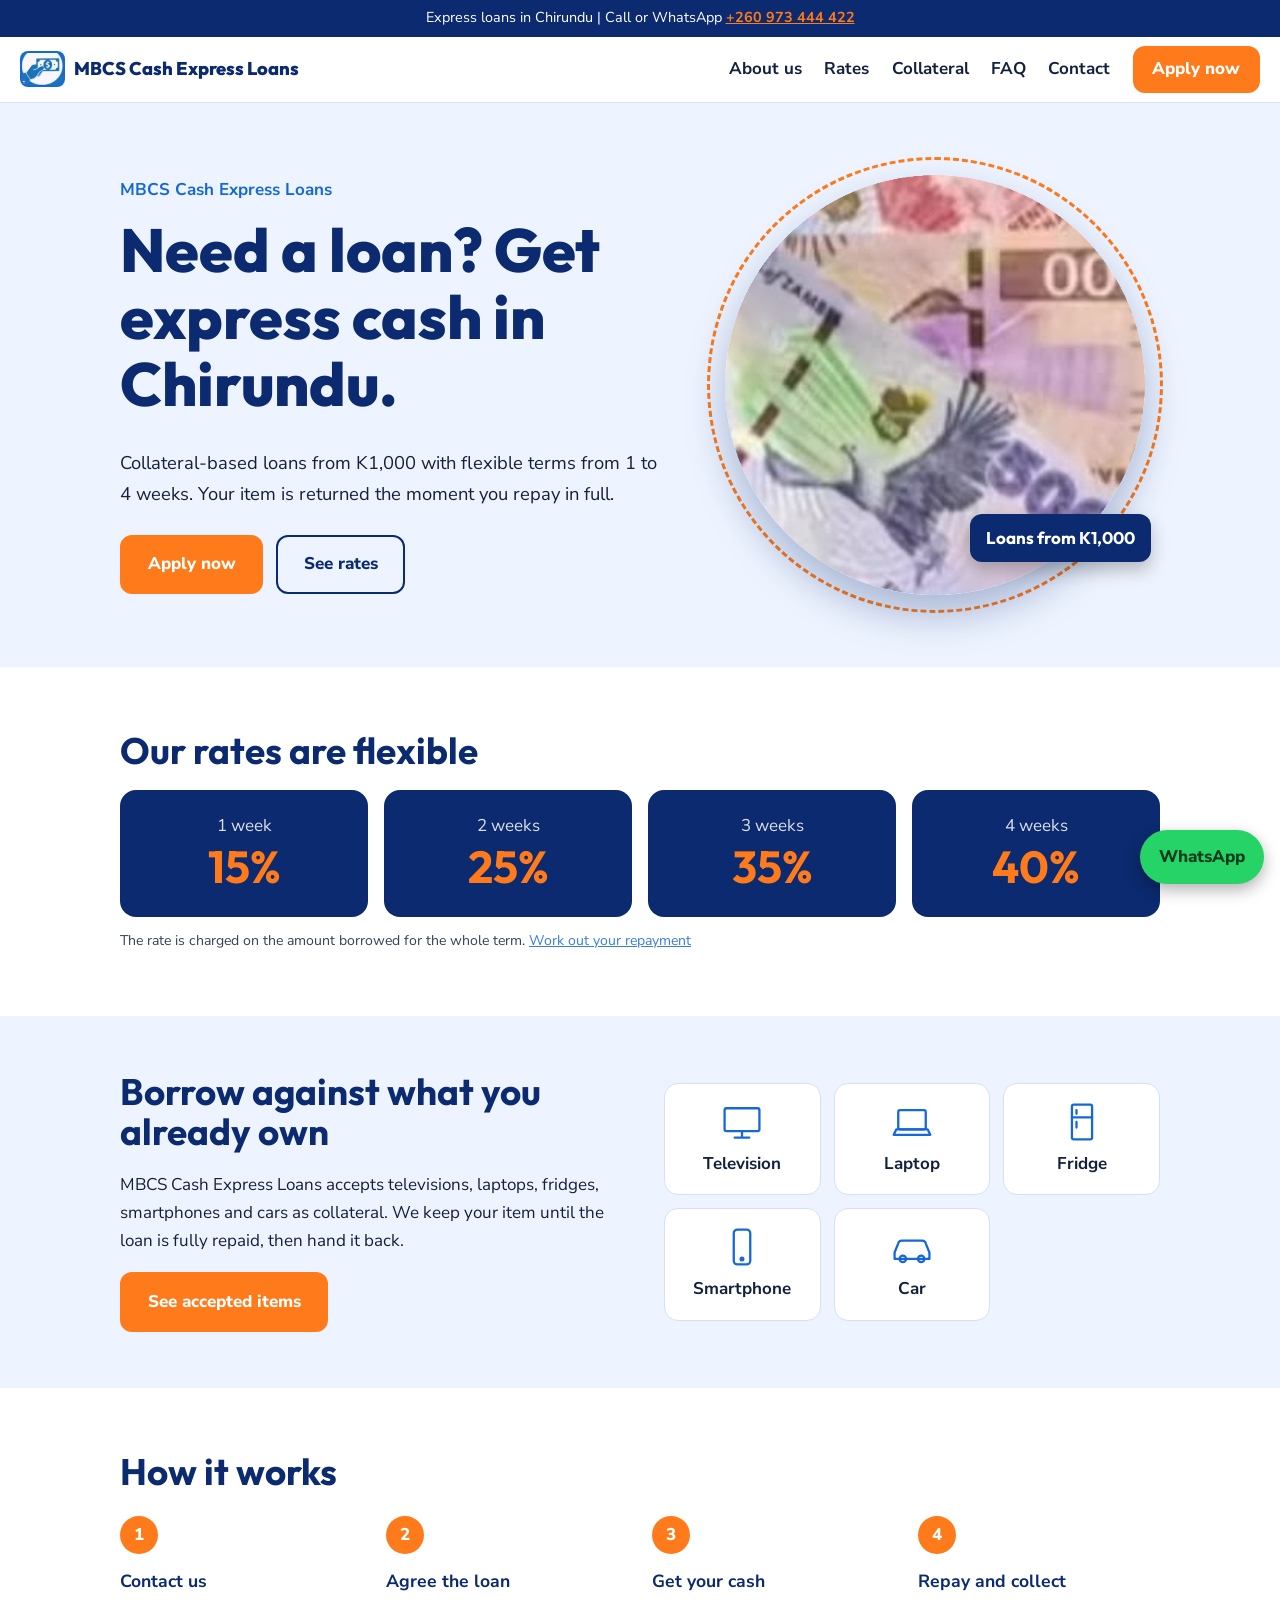
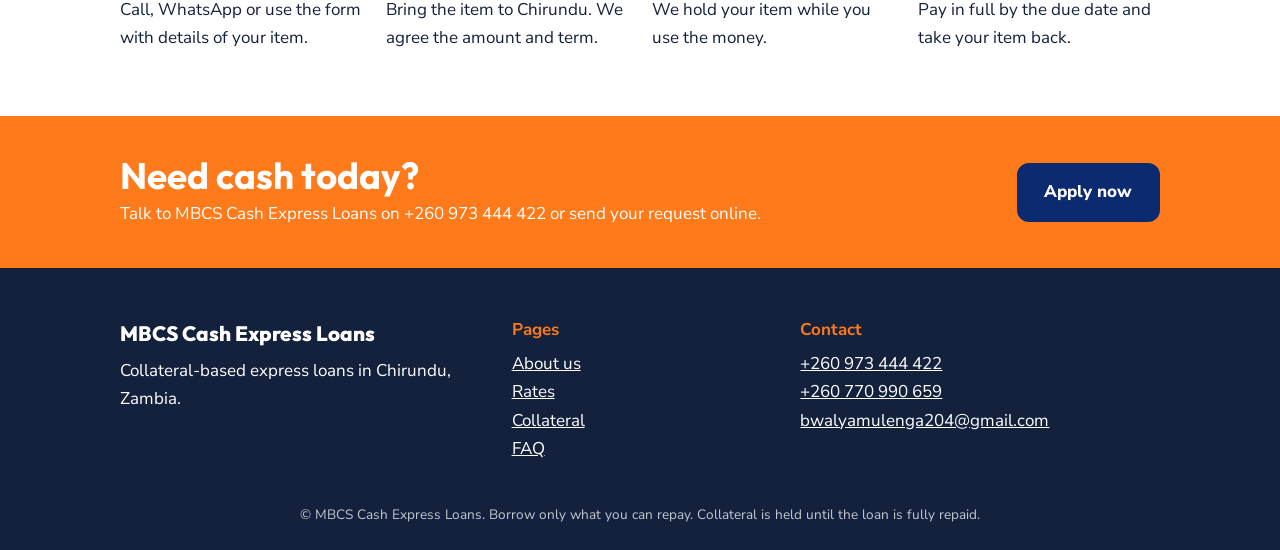
<file: index.html>
<!DOCTYPE html>
<html lang="en"><head><meta charset="utf-8"><meta name="viewport" content="width=device-width, initial-scale=1">
<title>Express Loans in Chirundu | MBCS Cash Express Loans</title>
<meta name="description" content="Collateral-based express loans in Chirundu from K1,000. Terms of 1 to 4 weeks.">
<link rel="preconnect" href="https://fonts.googleapis.com"><link rel="preconnect" href="https://fonts.gstatic.com" crossorigin>
<link href="https://fonts.googleapis.com/css2?family=Outfit:wght@500;700;800&family=Nunito+Sans:wght@400;600;700&display=swap" rel="stylesheet">
<link rel="stylesheet" href="style.css"></head>
<body>
<div class="strip">Express loans in Chirundu | Call or WhatsApp <a href="tel:+260973444422">+260 973 444 422</a></div>
<header class="top">
  <a class="brand" href="index.html"><img src="images/logo-icon.png" alt="" width="44" height="35"><span>MBCS Cash Express Loans</span></a>
  <button class="menu-btn" aria-expanded="false" aria-controls="nav">Menu</button>
  <nav id="nav"><a href="about.html">About us</a><a href="rates.html">Rates</a><a href="collateral.html">Collateral</a><a href="faq.html">FAQ</a><a href="apply.html">Contact</a><a class="btn small" href="apply.html">Apply now</a></nav>
</header>
<main>
<section class="hero"><div class="wrap hero-grid">
<div><p class="kicker">MBCS Cash Express Loans</p><h1>Need a loan? Get express cash in Chirundu.</h1>
<p class="lead">Collateral-based loans from K1,000 with flexible terms from 1 to 4 weeks. Your item is returned the moment you repay in full.</p>
<div class="actions"><a class="btn" href="apply.html">Apply now</a><a class="btn ghost" href="rates.html">See rates</a></div></div>
<div class="hero-photo"><img src="images/kwacha-notes.png" alt="Zambian kwacha banknotes" width="544" height="544"><span class="badge">Loans from K1,000</span></div>
</div></section>
<section class="wrap"><h2>Our rates are flexible</h2><div class="rate-tiles"><div class="tile"><span>1 week</span><strong>15%</strong></div><div class="tile"><span>2 weeks</span><strong>25%</strong></div><div class="tile"><span>3 weeks</span><strong>35%</strong></div><div class="tile"><span>4 weeks</span><strong>40%</strong></div></div>
<p class="fine">The rate is charged on the amount borrowed for the whole term. <a href="rates.html">Work out your repayment</a></p></section>
<section class="band"><div class="wrap split"><div><h2>Borrow against what you already own</h2><p>MBCS Cash Express Loans accepts televisions, laptops, fridges, smartphones and cars as collateral. We keep your item until the loan is fully repaid, then hand it back.</p><a class="btn" href="collateral.html">See accepted items</a></div><ul class="items"><li><svg viewBox="0 0 48 48" aria-hidden="true"><rect x="5" y="9" width="38" height="25" rx="2"/><path d="M16 41h16M24 34v7"/></svg>Television</li><li><svg viewBox="0 0 48 48" aria-hidden="true"><rect x="9" y="11" width="30" height="21" rx="2"/><path d="M4 38h40l-3-6H7z"/></svg>Laptop</li><li><svg viewBox="0 0 48 48" aria-hidden="true"><rect x="13" y="5" width="22" height="38" rx="2"/><path d="M13 19h22M18 11v4M18 24v6"/></svg>Fridge</li><li><svg viewBox="0 0 48 48" aria-hidden="true"><rect x="15" y="5" width="18" height="38" rx="4"/><circle cx="24" cy="37" r="1.5"/></svg>Smartphone</li><li><svg viewBox="0 0 48 48" aria-hidden="true"><path d="M5 30l4-10a4 4 0 0 1 4-3h22a4 4 0 0 1 4 3l4 10v7H5z"/><circle cx="14" cy="37" r="3.5"/><circle cx="34" cy="37" r="3.5"/></svg>Car</li></ul></div></section>
<section class="wrap"><h2>How it works</h2><ol class="steps">
<li><b>Contact us</b>Call, WhatsApp or use the form with details of your item.</li>
<li><b>Agree the loan</b>Bring the item to Chirundu. We agree the amount and term.</li>
<li><b>Get your cash</b>We hold your item while you use the money.</li>
<li><b>Repay and collect</b>Pay in full by the due date and take your item back.</li></ol></section><section class="cta"><div class="wrap"><div><h2>Need cash today?</h2><p>Talk to MBCS Cash Express Loans on +260 973 444 422 or send your request online.</p></div><a class="btn" href="apply.html">Apply now</a></div></section>
</main>
<footer>
  <div class="wrap foot">
    <div><p class="foot-name">MBCS Cash Express Loans</p><p>Collateral-based express loans in Chirundu, Zambia.</p></div>
    <div><p class="foot-h">Pages</p><p><a href="about.html">About us</a><br><a href="rates.html">Rates</a><br><a href="collateral.html">Collateral</a><br><a href="faq.html">FAQ</a></p></div>
    <div><p class="foot-h">Contact</p><p><a href="tel:+260973444422">+260 973 444 422</a><br><a href="tel:+260770990659">+260 770 990 659</a><br><a href="mailto:bwalyamulenga204@gmail.com">bwalyamulenga204@gmail.com</a></p></div>
  </div>
  <p class="legal">&copy; MBCS Cash Express Loans. Borrow only what you can repay. Collateral is held until the loan is fully repaid.</p>
</footer>
<a class="wa-float" href="https://wa.me/260973444422" aria-label="Chat with us on WhatsApp">WhatsApp</a>
<script src="script.js"></script>
<script>var b=document.querySelector('.menu-btn');b.addEventListener('click',function(){var o=document.getElementById('nav').classList.toggle('open');b.setAttribute('aria-expanded',o)});</script>
</body></html>
</file>
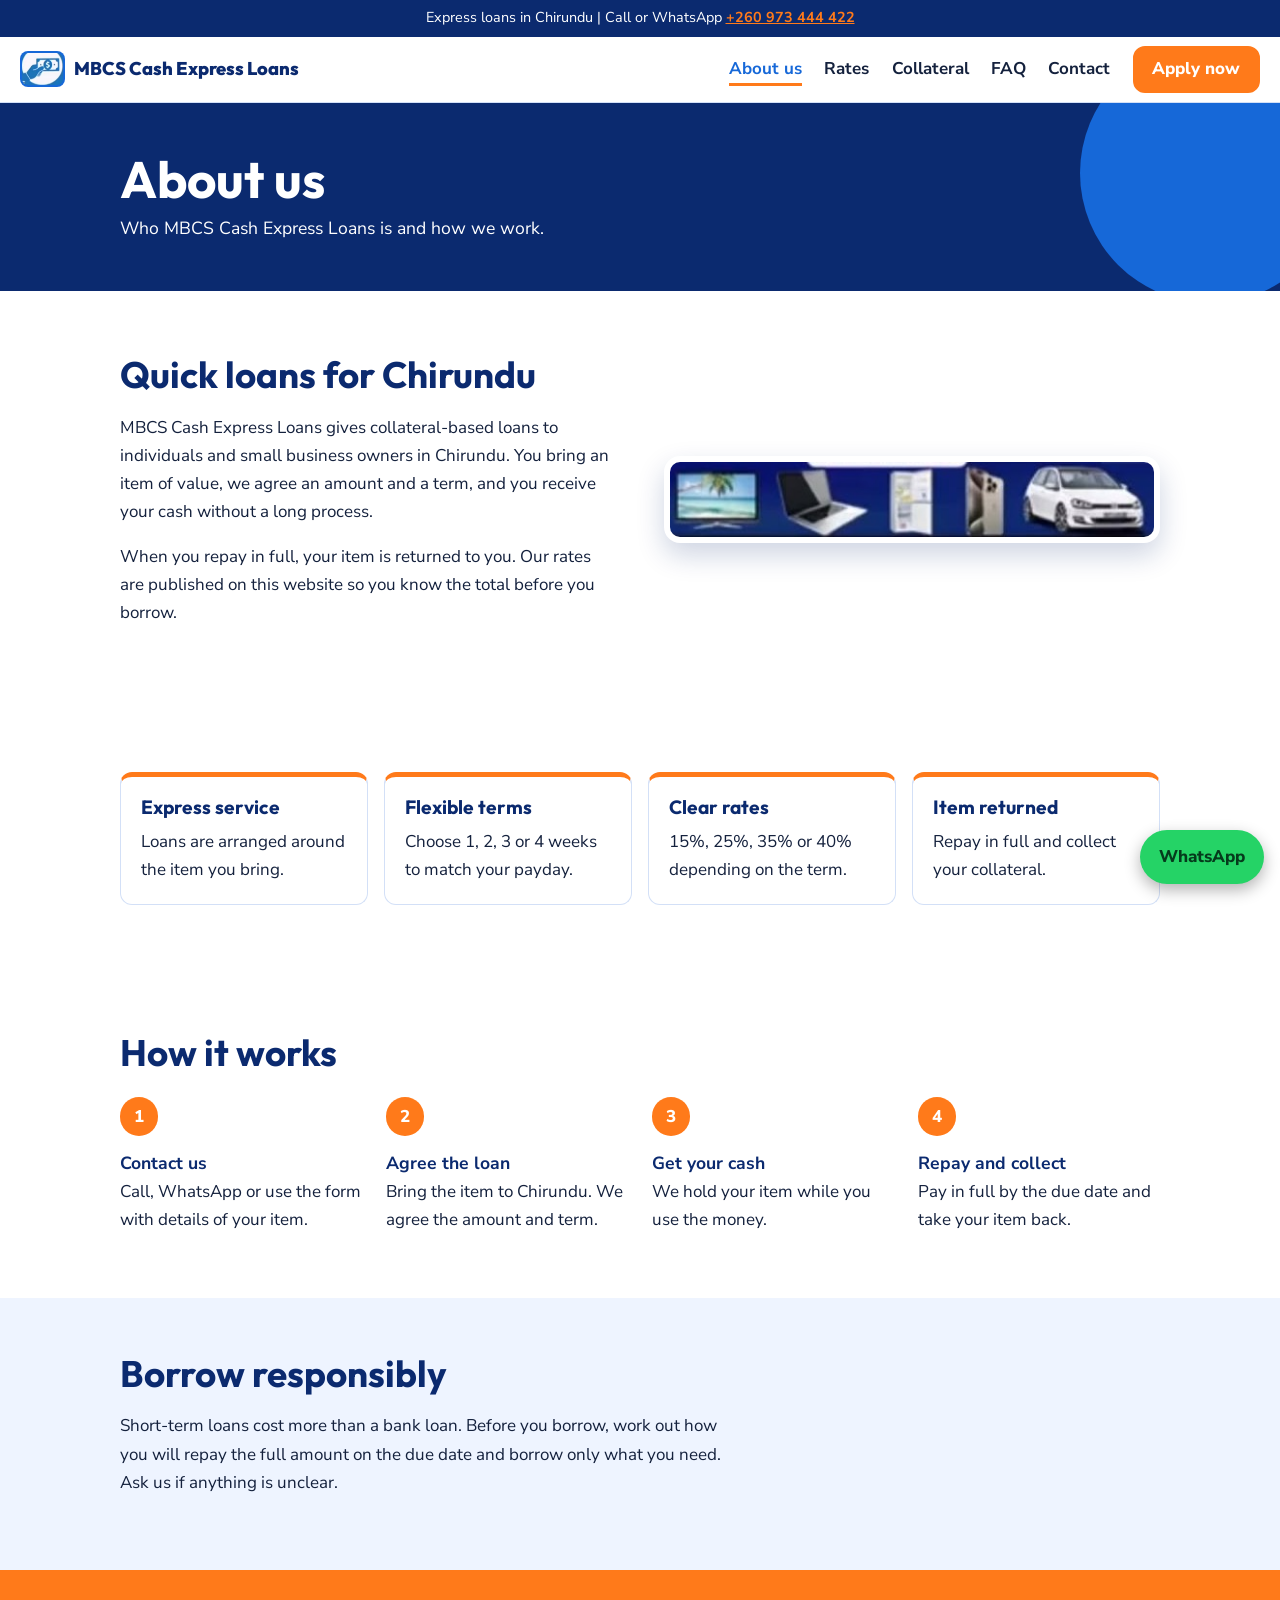
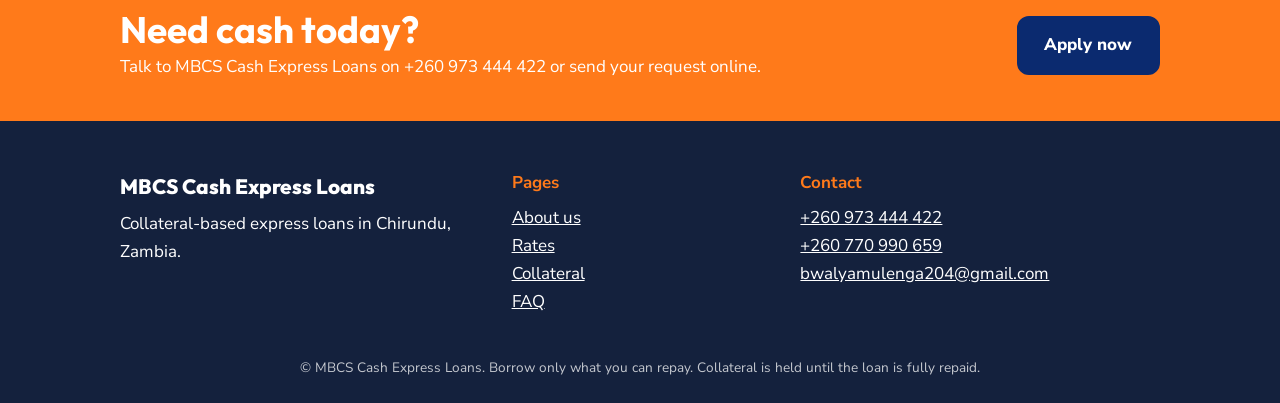
<file: about.html>
<!DOCTYPE html>
<html lang="en"><head><meta charset="utf-8"><meta name="viewport" content="width=device-width, initial-scale=1">
<title>About us | MBCS Cash Express Loans</title>
<meta name="description" content="About MBCS Cash Express Loans in Chirundu.">
<link rel="preconnect" href="https://fonts.googleapis.com"><link rel="preconnect" href="https://fonts.gstatic.com" crossorigin>
<link href="https://fonts.googleapis.com/css2?family=Outfit:wght@500;700;800&family=Nunito+Sans:wght@400;600;700&display=swap" rel="stylesheet">
<link rel="stylesheet" href="style.css"></head>
<body>
<div class="strip">Express loans in Chirundu | Call or WhatsApp <a href="tel:+260973444422">+260 973 444 422</a></div>
<header class="top">
  <a class="brand" href="index.html"><img src="images/logo-icon.png" alt="" width="44" height="35"><span>MBCS Cash Express Loans</span></a>
  <button class="menu-btn" aria-expanded="false" aria-controls="nav">Menu</button>
  <nav id="nav"><a href="about.html" aria-current="page">About us</a><a href="rates.html">Rates</a><a href="collateral.html">Collateral</a><a href="faq.html">FAQ</a><a href="apply.html">Contact</a><a class="btn small" href="apply.html">Apply now</a></nav>
</header>
<main>
<section class="banner"><div class="wrap"><h1>About us</h1><p>Who MBCS Cash Express Loans is and how we work.</p></div></section><section class="wrap split2"><div><h2>Quick loans for Chirundu</h2>
<p>MBCS Cash Express Loans gives collateral-based loans to individuals and small business owners in Chirundu. You bring an item of value, we agree an amount and a term, and you receive your cash without a long process.</p>
<p>When you repay in full, your item is returned to you. Our rates are published on this website so you know the total before you borrow.</p></div>
<img class="photo" src="images/collateral-strip.jpg" alt="Items accepted as collateral: television, laptop, fridge, phone and car" width="500" height="78"></section>
<section class="wrap"><div class="cards">
<div class="card"><h3>Express service</h3><p>Loans are arranged around the item you bring.</p></div>
<div class="card"><h3>Flexible terms</h3><p>Choose 1, 2, 3 or 4 weeks to match your payday.</p></div>
<div class="card"><h3>Clear rates</h3><p>15%, 25%, 35% or 40% depending on the term.</p></div>
<div class="card"><h3>Item returned</h3><p>Repay in full and collect your collateral.</p></div></div></section>
<section class="wrap"><h2>How it works</h2><ol class="steps">
<li><b>Contact us</b>Call, WhatsApp or use the form with details of your item.</li>
<li><b>Agree the loan</b>Bring the item to Chirundu. We agree the amount and term.</li>
<li><b>Get your cash</b>We hold your item while you use the money.</li>
<li><b>Repay and collect</b>Pay in full by the due date and take your item back.</li></ol></section>
<section class="band"><div class="wrap"><h2>Borrow responsibly</h2><p class="narrow">Short-term loans cost more than a bank loan. Before you borrow, work out how you will repay the full amount on the due date and borrow only what you need. Ask us if anything is unclear.</p></div></section><section class="cta"><div class="wrap"><div><h2>Need cash today?</h2><p>Talk to MBCS Cash Express Loans on +260 973 444 422 or send your request online.</p></div><a class="btn" href="apply.html">Apply now</a></div></section>
</main>
<footer>
  <div class="wrap foot">
    <div><p class="foot-name">MBCS Cash Express Loans</p><p>Collateral-based express loans in Chirundu, Zambia.</p></div>
    <div><p class="foot-h">Pages</p><p><a href="about.html">About us</a><br><a href="rates.html">Rates</a><br><a href="collateral.html">Collateral</a><br><a href="faq.html">FAQ</a></p></div>
    <div><p class="foot-h">Contact</p><p><a href="tel:+260973444422">+260 973 444 422</a><br><a href="tel:+260770990659">+260 770 990 659</a><br><a href="mailto:bwalyamulenga204@gmail.com">bwalyamulenga204@gmail.com</a></p></div>
  </div>
  <p class="legal">&copy; MBCS Cash Express Loans. Borrow only what you can repay. Collateral is held until the loan is fully repaid.</p>
</footer>
<a class="wa-float" href="https://wa.me/260973444422" aria-label="Chat with us on WhatsApp">WhatsApp</a>
<script src="script.js"></script>
<script>var b=document.querySelector('.menu-btn');b.addEventListener('click',function(){var o=document.getElementById('nav').classList.toggle('open');b.setAttribute('aria-expanded',o)});</script>
</body></html>
</file>
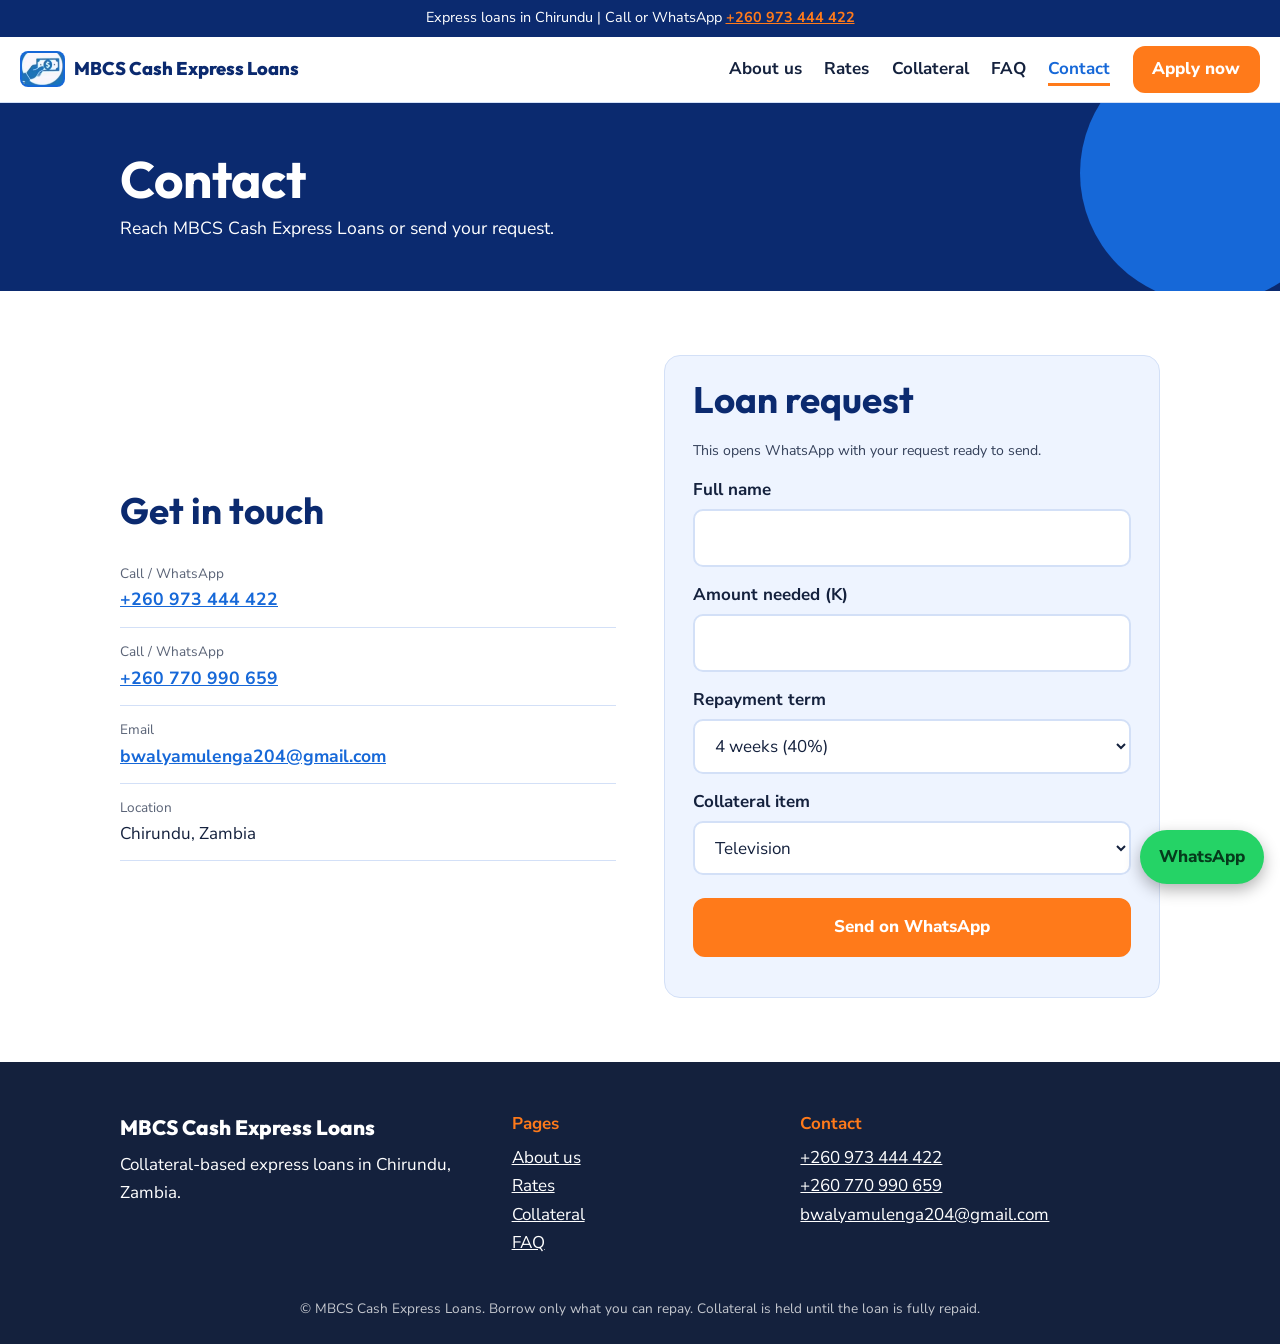
<file: apply.html>
<!DOCTYPE html>
<html lang="en"><head><meta charset="utf-8"><meta name="viewport" content="width=device-width, initial-scale=1">
<title>Contact | MBCS Cash Express Loans</title>
<meta name="description" content="Contact MBCS Cash Express Loans.">
<link rel="preconnect" href="https://fonts.googleapis.com"><link rel="preconnect" href="https://fonts.gstatic.com" crossorigin>
<link href="https://fonts.googleapis.com/css2?family=Outfit:wght@500;700;800&family=Nunito+Sans:wght@400;600;700&display=swap" rel="stylesheet">
<link rel="stylesheet" href="style.css"></head>
<body>
<div class="strip">Express loans in Chirundu | Call or WhatsApp <a href="tel:+260973444422">+260 973 444 422</a></div>
<header class="top">
  <a class="brand" href="index.html"><img src="images/logo-icon.png" alt="" width="44" height="35"><span>MBCS Cash Express Loans</span></a>
  <button class="menu-btn" aria-expanded="false" aria-controls="nav">Menu</button>
  <nav id="nav"><a href="about.html">About us</a><a href="rates.html">Rates</a><a href="collateral.html">Collateral</a><a href="faq.html">FAQ</a><a href="apply.html" aria-current="page">Contact</a><a class="btn small" href="apply.html">Apply now</a></nav>
</header>
<main>
<section class="banner"><div class="wrap"><h1>Contact</h1><p>Reach MBCS Cash Express Loans or send your request.</p></div></section><section class="wrap split2"><div><h2>Get in touch</h2>
<ul class="contact"><li><span>Call / WhatsApp</span><a href="tel:+260973444422">+260 973 444 422</a></li><li><span>Call / WhatsApp</span><a href="tel:+260770990659">+260 770 990 659</a></li><li><span>Email</span><a href="mailto:bwalyamulenga204@gmail.com">bwalyamulenga204@gmail.com</a></li><li><span>Location</span>Chirundu, Zambia</li></ul></div>
<form id="apply-form" novalidate><h2>Loan request</h2><p class="fine">This opens WhatsApp with your request ready to send.</p>
<label for="name">Full name</label><input id="name" required autocomplete="name">
<label for="a-amount">Amount needed (K)</label><input id="a-amount" type="number" min="1000" required inputmode="numeric">
<label for="a-term">Repayment term</label><select id="a-term"><option>1 week (15%)</option><option>2 weeks (25%)</option><option>3 weeks (35%)</option><option selected>4 weeks (40%)</option></select>
<label for="a-item">Collateral item</label><select id="a-item"><option>Television</option><option>Laptop</option><option>Fridge</option><option>Smartphone</option><option>Car</option><option>Other</option></select>
<button class="btn" type="submit">Send on WhatsApp</button><p class="fine" id="form-msg" role="alert"></p></form></section>
</main>
<footer>
  <div class="wrap foot">
    <div><p class="foot-name">MBCS Cash Express Loans</p><p>Collateral-based express loans in Chirundu, Zambia.</p></div>
    <div><p class="foot-h">Pages</p><p><a href="about.html">About us</a><br><a href="rates.html">Rates</a><br><a href="collateral.html">Collateral</a><br><a href="faq.html">FAQ</a></p></div>
    <div><p class="foot-h">Contact</p><p><a href="tel:+260973444422">+260 973 444 422</a><br><a href="tel:+260770990659">+260 770 990 659</a><br><a href="mailto:bwalyamulenga204@gmail.com">bwalyamulenga204@gmail.com</a></p></div>
  </div>
  <p class="legal">&copy; MBCS Cash Express Loans. Borrow only what you can repay. Collateral is held until the loan is fully repaid.</p>
</footer>
<a class="wa-float" href="https://wa.me/260973444422" aria-label="Chat with us on WhatsApp">WhatsApp</a>
<script src="script.js"></script>
<script>var b=document.querySelector('.menu-btn');b.addEventListener('click',function(){var o=document.getElementById('nav').classList.toggle('open');b.setAttribute('aria-expanded',o)});</script>
</body></html>
</file>
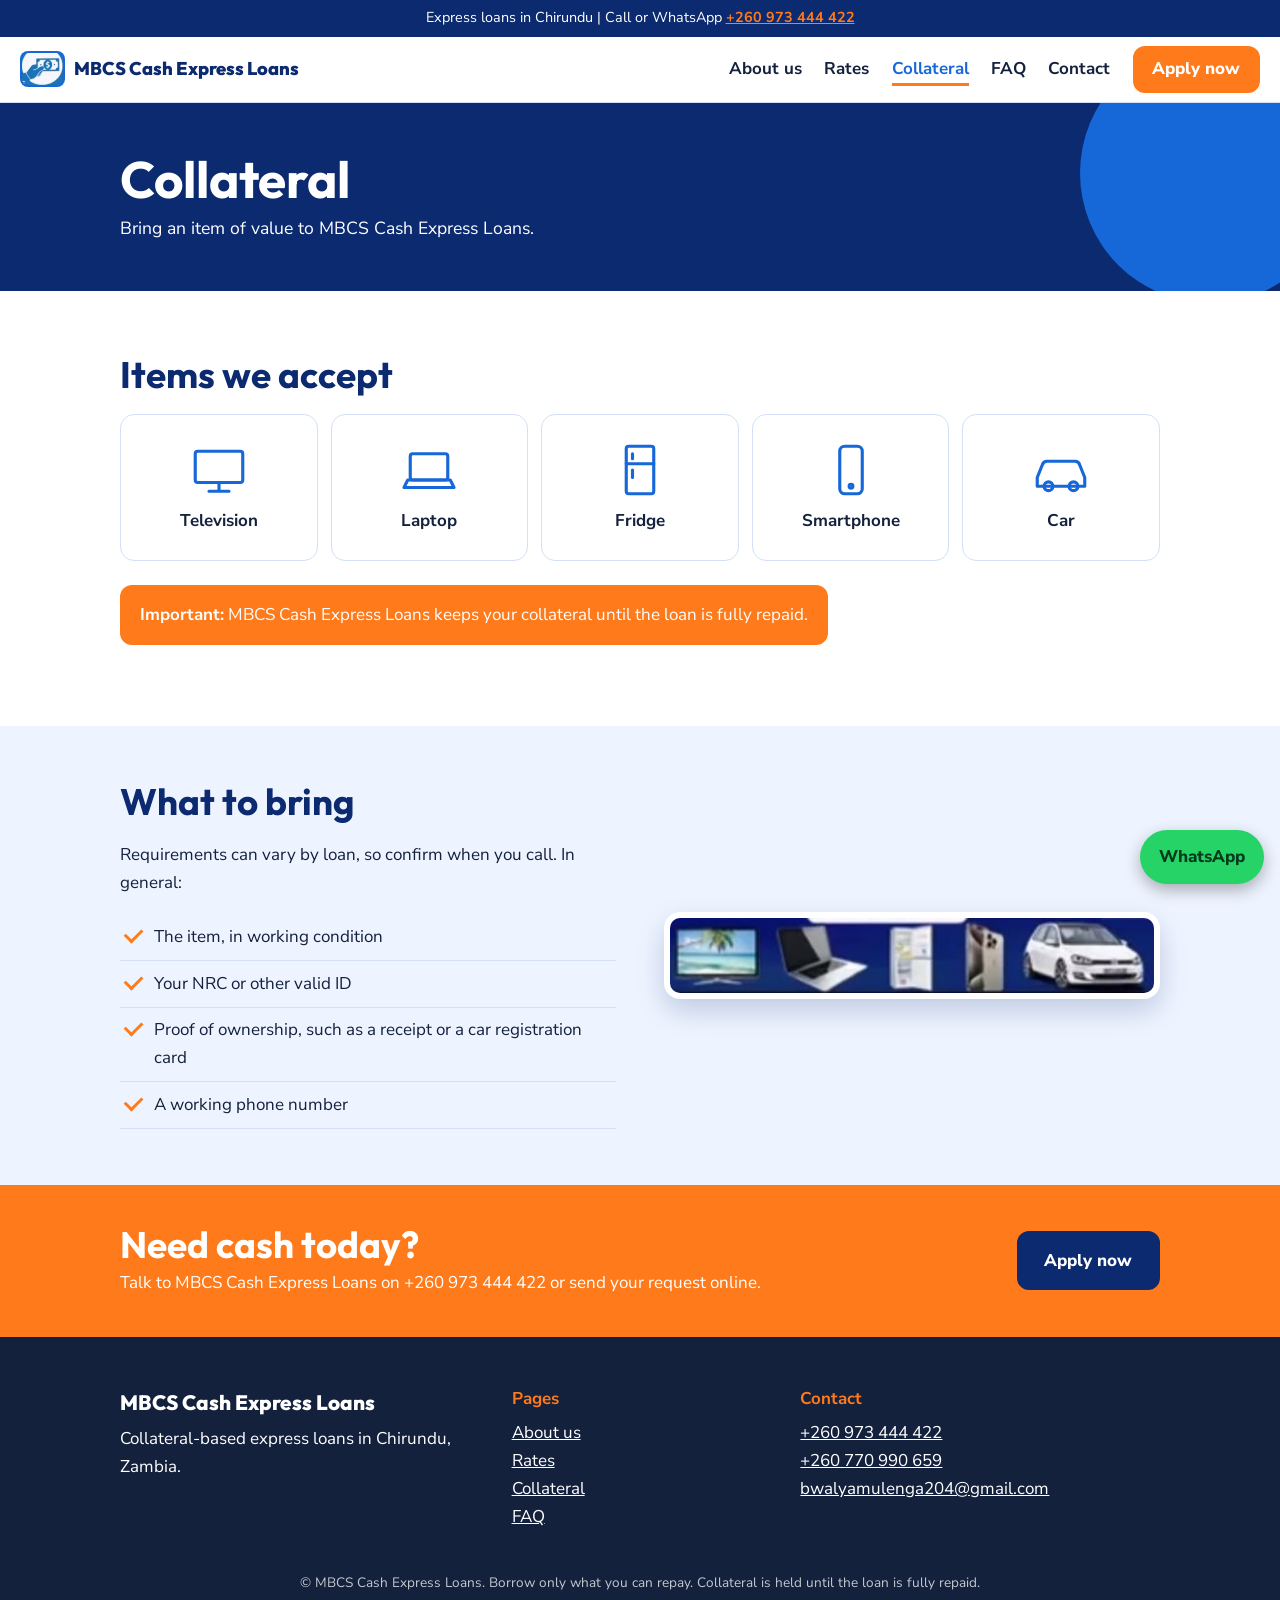
<file: collateral.html>
<!DOCTYPE html>
<html lang="en"><head><meta charset="utf-8"><meta name="viewport" content="width=device-width, initial-scale=1">
<title>Collateral | MBCS Cash Express Loans</title>
<meta name="description" content="Items accepted as collateral.">
<link rel="preconnect" href="https://fonts.googleapis.com"><link rel="preconnect" href="https://fonts.gstatic.com" crossorigin>
<link href="https://fonts.googleapis.com/css2?family=Outfit:wght@500;700;800&family=Nunito+Sans:wght@400;600;700&display=swap" rel="stylesheet">
<link rel="stylesheet" href="style.css"></head>
<body>
<div class="strip">Express loans in Chirundu | Call or WhatsApp <a href="tel:+260973444422">+260 973 444 422</a></div>
<header class="top">
  <a class="brand" href="index.html"><img src="images/logo-icon.png" alt="" width="44" height="35"><span>MBCS Cash Express Loans</span></a>
  <button class="menu-btn" aria-expanded="false" aria-controls="nav">Menu</button>
  <nav id="nav"><a href="about.html">About us</a><a href="rates.html">Rates</a><a href="collateral.html" aria-current="page">Collateral</a><a href="faq.html">FAQ</a><a href="apply.html">Contact</a><a class="btn small" href="apply.html">Apply now</a></nav>
</header>
<main>
<section class="banner"><div class="wrap"><h1>Collateral</h1><p>Bring an item of value to MBCS Cash Express Loans.</p></div></section><section class="wrap"><h2>Items we accept</h2><ul class="items big"><li><svg viewBox="0 0 48 48" aria-hidden="true"><rect x="5" y="9" width="38" height="25" rx="2"/><path d="M16 41h16M24 34v7"/></svg>Television</li><li><svg viewBox="0 0 48 48" aria-hidden="true"><rect x="9" y="11" width="30" height="21" rx="2"/><path d="M4 38h40l-3-6H7z"/></svg>Laptop</li><li><svg viewBox="0 0 48 48" aria-hidden="true"><rect x="13" y="5" width="22" height="38" rx="2"/><path d="M13 19h22M18 11v4M18 24v6"/></svg>Fridge</li><li><svg viewBox="0 0 48 48" aria-hidden="true"><rect x="15" y="5" width="18" height="38" rx="4"/><circle cx="24" cy="37" r="1.5"/></svg>Smartphone</li><li><svg viewBox="0 0 48 48" aria-hidden="true"><path d="M5 30l4-10a4 4 0 0 1 4-3h22a4 4 0 0 1 4 3l4 10v7H5z"/><circle cx="14" cy="37" r="3.5"/><circle cx="34" cy="37" r="3.5"/></svg>Car</li></ul>
<p class="notice"><strong>Important:</strong> MBCS Cash Express Loans keeps your collateral until the loan is fully repaid.</p></section>
<section class="band"><div class="wrap split2"><div><h2>What to bring</h2><p>Requirements can vary by loan, so confirm when you call. In general:</p>
<ul class="checks"><li>The item, in working condition</li><li>Your NRC or other valid ID</li><li>Proof of ownership, such as a receipt or a car registration card</li><li>A working phone number</li></ul></div>
<img class="photo" src="images/collateral-strip.jpg" alt="Television, laptop, fridge, phone and car" width="500" height="78"></div></section><section class="cta"><div class="wrap"><div><h2>Need cash today?</h2><p>Talk to MBCS Cash Express Loans on +260 973 444 422 or send your request online.</p></div><a class="btn" href="apply.html">Apply now</a></div></section>
</main>
<footer>
  <div class="wrap foot">
    <div><p class="foot-name">MBCS Cash Express Loans</p><p>Collateral-based express loans in Chirundu, Zambia.</p></div>
    <div><p class="foot-h">Pages</p><p><a href="about.html">About us</a><br><a href="rates.html">Rates</a><br><a href="collateral.html">Collateral</a><br><a href="faq.html">FAQ</a></p></div>
    <div><p class="foot-h">Contact</p><p><a href="tel:+260973444422">+260 973 444 422</a><br><a href="tel:+260770990659">+260 770 990 659</a><br><a href="mailto:bwalyamulenga204@gmail.com">bwalyamulenga204@gmail.com</a></p></div>
  </div>
  <p class="legal">&copy; MBCS Cash Express Loans. Borrow only what you can repay. Collateral is held until the loan is fully repaid.</p>
</footer>
<a class="wa-float" href="https://wa.me/260973444422" aria-label="Chat with us on WhatsApp">WhatsApp</a>
<script src="script.js"></script>
<script>var b=document.querySelector('.menu-btn');b.addEventListener('click',function(){var o=document.getElementById('nav').classList.toggle('open');b.setAttribute('aria-expanded',o)});</script>
</body></html>
</file>
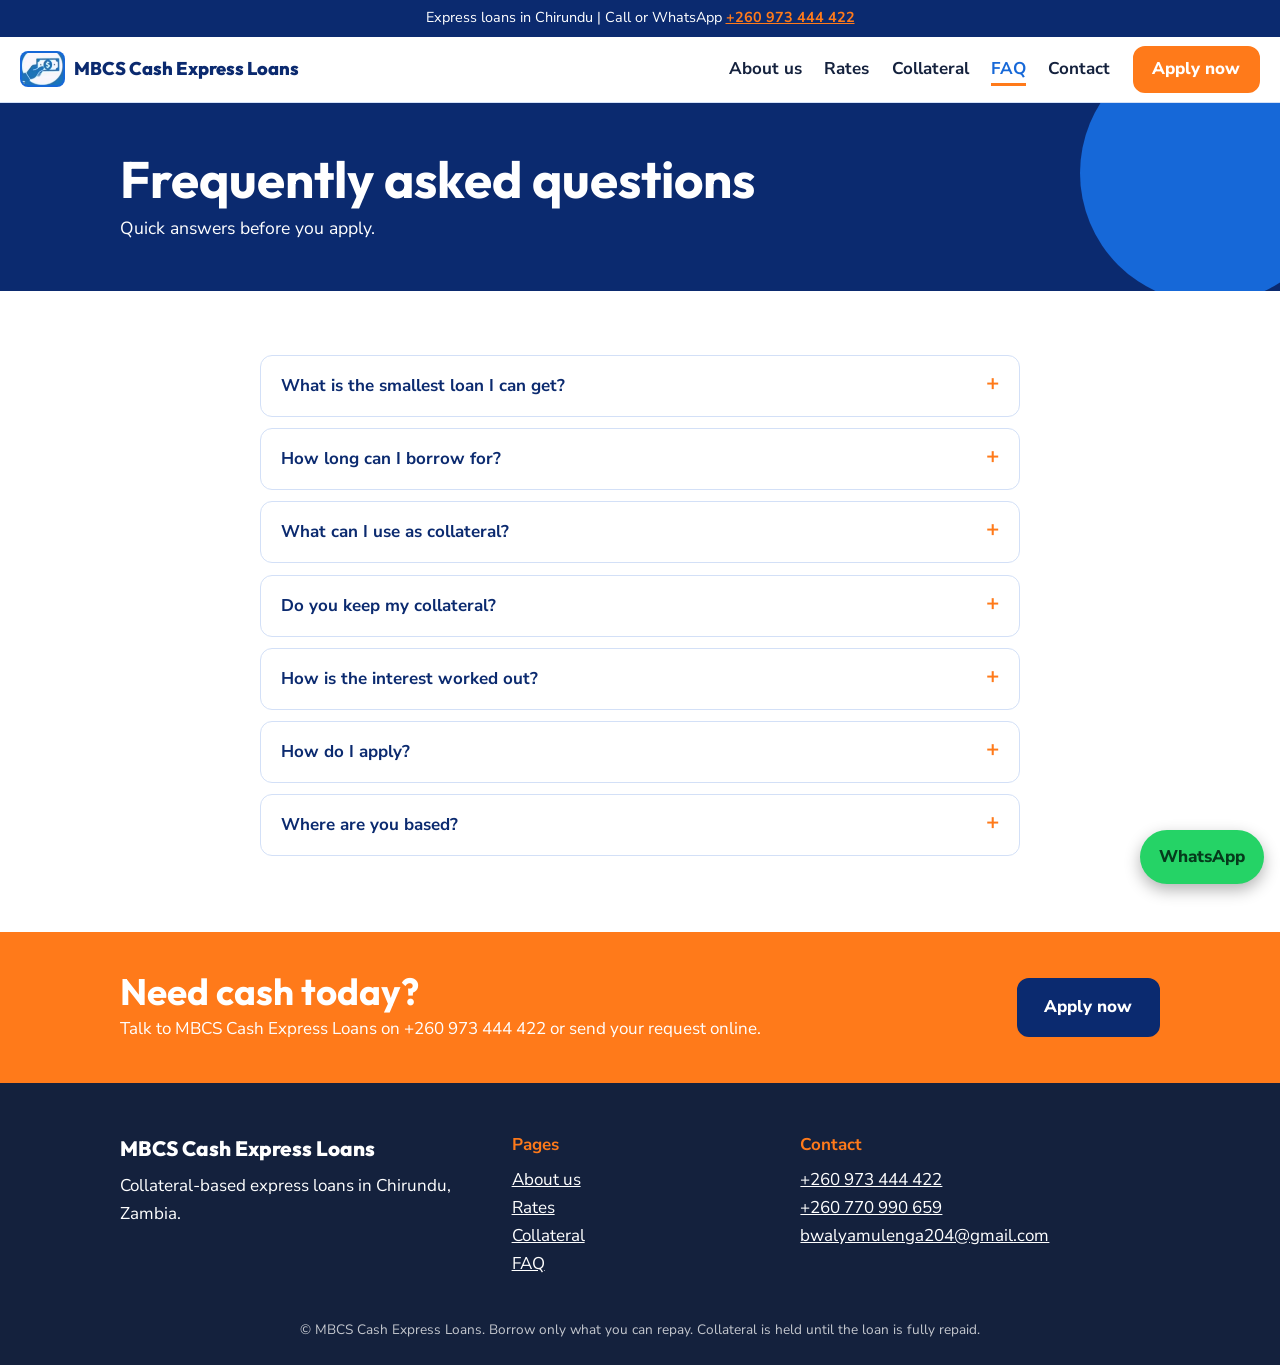
<file: faq.html>
<!DOCTYPE html>
<html lang="en"><head><meta charset="utf-8"><meta name="viewport" content="width=device-width, initial-scale=1">
<title>FAQ | MBCS Cash Express Loans</title>
<meta name="description" content="Common questions about loans.">
<link rel="preconnect" href="https://fonts.googleapis.com"><link rel="preconnect" href="https://fonts.gstatic.com" crossorigin>
<link href="https://fonts.googleapis.com/css2?family=Outfit:wght@500;700;800&family=Nunito+Sans:wght@400;600;700&display=swap" rel="stylesheet">
<link rel="stylesheet" href="style.css"></head>
<body>
<div class="strip">Express loans in Chirundu | Call or WhatsApp <a href="tel:+260973444422">+260 973 444 422</a></div>
<header class="top">
  <a class="brand" href="index.html"><img src="images/logo-icon.png" alt="" width="44" height="35"><span>MBCS Cash Express Loans</span></a>
  <button class="menu-btn" aria-expanded="false" aria-controls="nav">Menu</button>
  <nav id="nav"><a href="about.html">About us</a><a href="rates.html">Rates</a><a href="collateral.html">Collateral</a><a href="faq.html" aria-current="page">FAQ</a><a href="apply.html">Contact</a><a class="btn small" href="apply.html">Apply now</a></nav>
</header>
<main>
<section class="banner"><div class="wrap"><h1>Frequently asked questions</h1><p>Quick answers before you apply.</p></div></section><section class="wrap narrow-wrap"><details><summary>What is the smallest loan I can get?</summary><p>Collateral-based loans start from K1,000.</p></details><details><summary>How long can I borrow for?</summary><p>Choose 1, 2, 3 or 4 weeks. The rates are 15%, 25%, 35% and 40%.</p></details><details><summary>What can I use as collateral?</summary><p>Televisions, laptops, fridges, smartphones and cars. Call or WhatsApp with details of your item.</p></details><details><summary>Do you keep my collateral?</summary><p>Yes. We keep it until the loan is fully repaid, then return it to you.</p></details><details><summary>How is the interest worked out?</summary><p>The rate for your term is applied to the amount borrowed. K2,000 for 4 weeks at 40% is K800 interest, so you repay K2,800.</p></details><details><summary>How do I apply?</summary><p>Use the form on the Contact page, call or WhatsApp +260 973 444 422 or +260 770 990 659, or email bwalyamulenga204@gmail.com.</p></details><details><summary>Where are you based?</summary><p>We serve Chirundu. Contact us to arrange where to bring your item.</p></details></section><section class="cta"><div class="wrap"><div><h2>Need cash today?</h2><p>Talk to MBCS Cash Express Loans on +260 973 444 422 or send your request online.</p></div><a class="btn" href="apply.html">Apply now</a></div></section>
</main>
<footer>
  <div class="wrap foot">
    <div><p class="foot-name">MBCS Cash Express Loans</p><p>Collateral-based express loans in Chirundu, Zambia.</p></div>
    <div><p class="foot-h">Pages</p><p><a href="about.html">About us</a><br><a href="rates.html">Rates</a><br><a href="collateral.html">Collateral</a><br><a href="faq.html">FAQ</a></p></div>
    <div><p class="foot-h">Contact</p><p><a href="tel:+260973444422">+260 973 444 422</a><br><a href="tel:+260770990659">+260 770 990 659</a><br><a href="mailto:bwalyamulenga204@gmail.com">bwalyamulenga204@gmail.com</a></p></div>
  </div>
  <p class="legal">&copy; MBCS Cash Express Loans. Borrow only what you can repay. Collateral is held until the loan is fully repaid.</p>
</footer>
<a class="wa-float" href="https://wa.me/260973444422" aria-label="Chat with us on WhatsApp">WhatsApp</a>
<script src="script.js"></script>
<script>var b=document.querySelector('.menu-btn');b.addEventListener('click',function(){var o=document.getElementById('nav').classList.toggle('open');b.setAttribute('aria-expanded',o)});</script>
</body></html>
</file>
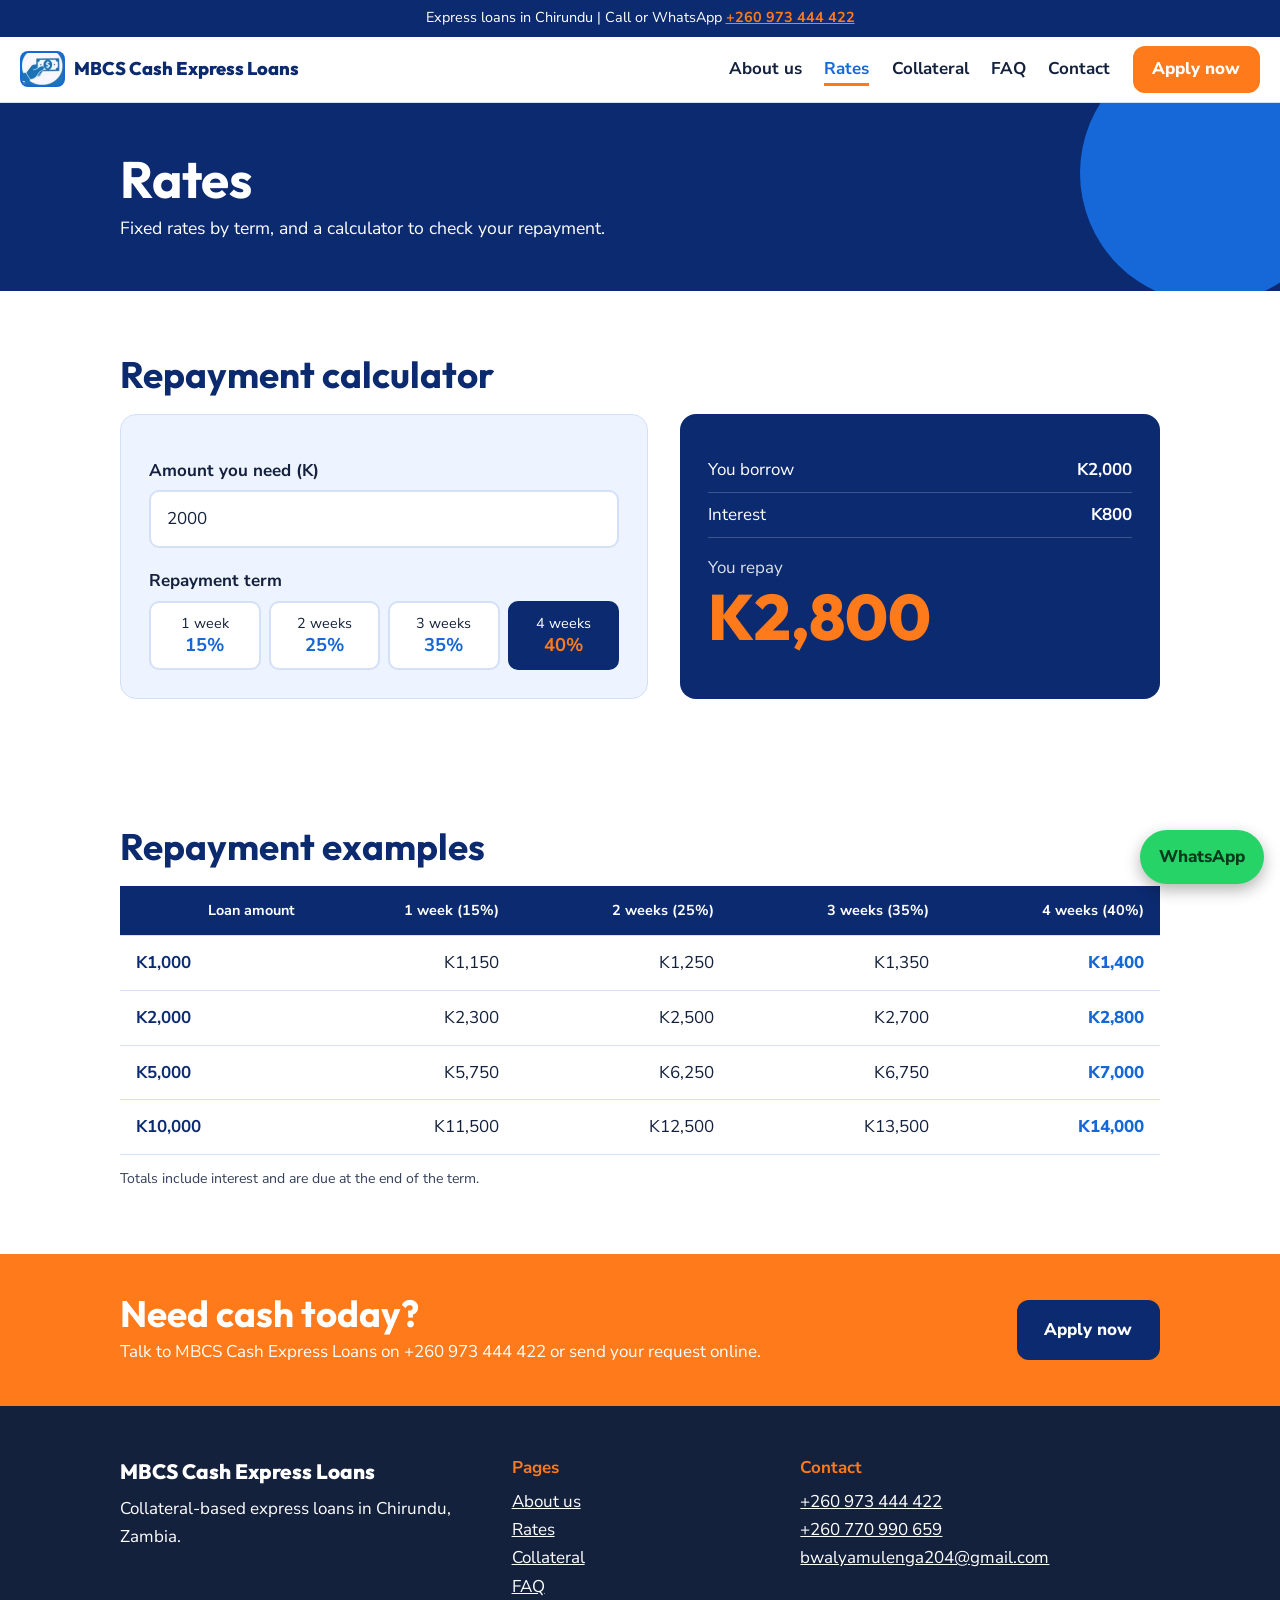
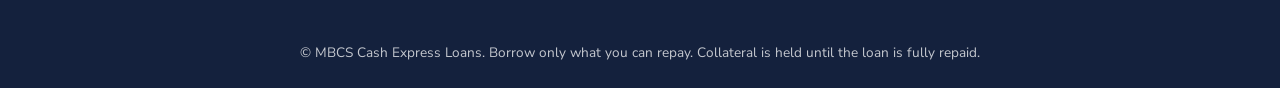
<file: rates.html>
<!DOCTYPE html>
<html lang="en"><head><meta charset="utf-8"><meta name="viewport" content="width=device-width, initial-scale=1">
<title>Rates | MBCS Cash Express Loans</title>
<meta name="description" content="Loan rates from 15% to 40% with a repayment calculator.">
<link rel="preconnect" href="https://fonts.googleapis.com"><link rel="preconnect" href="https://fonts.gstatic.com" crossorigin>
<link href="https://fonts.googleapis.com/css2?family=Outfit:wght@500;700;800&family=Nunito+Sans:wght@400;600;700&display=swap" rel="stylesheet">
<link rel="stylesheet" href="style.css"></head>
<body>
<div class="strip">Express loans in Chirundu | Call or WhatsApp <a href="tel:+260973444422">+260 973 444 422</a></div>
<header class="top">
  <a class="brand" href="index.html"><img src="images/logo-icon.png" alt="" width="44" height="35"><span>MBCS Cash Express Loans</span></a>
  <button class="menu-btn" aria-expanded="false" aria-controls="nav">Menu</button>
  <nav id="nav"><a href="about.html">About us</a><a href="rates.html" aria-current="page">Rates</a><a href="collateral.html">Collateral</a><a href="faq.html">FAQ</a><a href="apply.html">Contact</a><a class="btn small" href="apply.html">Apply now</a></nav>
</header>
<main>
<section class="banner"><div class="wrap"><h1>Rates</h1><p>Fixed rates by term, and a calculator to check your repayment.</p></div></section><section class="wrap"><h2>Repayment calculator</h2>
<div class="calc"><div class="fields"><label for="amount">Amount you need (K)</label><input id="amount" type="number" min="1000" step="100" value="2000" inputmode="numeric">
<fieldset><legend>Repayment term</legend><div class="terms" id="terms"><label><input type="radio" name="term" value="1" data-rate="15"><span>1 week<br><b>15%</b></span></label><label><input type="radio" name="term" value="2" data-rate="25"><span>2 weeks<br><b>25%</b></span></label><label><input type="radio" name="term" value="3" data-rate="35"><span>3 weeks<br><b>35%</b></span></label><label><input type="radio" name="term" value="4" data-rate="40" checked><span>4 weeks<br><b>40%</b></span></label></div></fieldset></div>
<div class="result" aria-live="polite"><dl><div><dt>You borrow</dt><dd id="r-principal">K2,000</dd></div><div><dt>Interest</dt><dd id="r-interest">K800</dd></div></dl><p class="total-label">You repay</p><p class="total" id="r-total">K2,800</p><p class="fine" id="r-error" role="alert"></p></div></div></section>
<section class="wrap"><h2>Repayment examples</h2><div class="tablewrap"><table><thead><tr><th scope="col">Loan amount</th><th scope="col">1 week (15%)</th><th scope="col">2 weeks (25%)</th><th scope="col">3 weeks (35%)</th><th scope="col">4 weeks (40%)</th></tr></thead><tbody><tr><th scope="row">K1,000</th><td>K1,150</td><td>K1,250</td><td>K1,350</td><td>K1,400</td></tr><tr><th scope="row">K2,000</th><td>K2,300</td><td>K2,500</td><td>K2,700</td><td>K2,800</td></tr><tr><th scope="row">K5,000</th><td>K5,750</td><td>K6,250</td><td>K6,750</td><td>K7,000</td></tr><tr><th scope="row">K10,000</th><td>K11,500</td><td>K12,500</td><td>K13,500</td><td>K14,000</td></tr></tbody></table></div><p class="fine">Totals include interest and are due at the end of the term.</p></section><section class="cta"><div class="wrap"><div><h2>Need cash today?</h2><p>Talk to MBCS Cash Express Loans on +260 973 444 422 or send your request online.</p></div><a class="btn" href="apply.html">Apply now</a></div></section>
</main>
<footer>
  <div class="wrap foot">
    <div><p class="foot-name">MBCS Cash Express Loans</p><p>Collateral-based express loans in Chirundu, Zambia.</p></div>
    <div><p class="foot-h">Pages</p><p><a href="about.html">About us</a><br><a href="rates.html">Rates</a><br><a href="collateral.html">Collateral</a><br><a href="faq.html">FAQ</a></p></div>
    <div><p class="foot-h">Contact</p><p><a href="tel:+260973444422">+260 973 444 422</a><br><a href="tel:+260770990659">+260 770 990 659</a><br><a href="mailto:bwalyamulenga204@gmail.com">bwalyamulenga204@gmail.com</a></p></div>
  </div>
  <p class="legal">&copy; MBCS Cash Express Loans. Borrow only what you can repay. Collateral is held until the loan is fully repaid.</p>
</footer>
<a class="wa-float" href="https://wa.me/260973444422" aria-label="Chat with us on WhatsApp">WhatsApp</a>
<script src="script.js"></script>
<script>var b=document.querySelector('.menu-btn');b.addEventListener('click',function(){var o=document.getElementById('nav').classList.toggle('open');b.setAttribute('aria-expanded',o)});</script>
</body></html>
</file>
<file: style.css>
:root{--navy:#0b2a6f;--blue:#1668d8;--orange:#ff7a1a;--ink:#14213d;--soft:#eef4ff;--line:#d3e0f7;--white:#fff;
--head:"Outfit","Trebuchet MS",system-ui,sans-serif;--body:"Nunito Sans",system-ui,-apple-system,"Segoe UI",sans-serif}
*{box-sizing:border-box}html{scroll-behavior:smooth;scroll-padding-top:5rem}
body{margin:0;font-family:var(--body);color:var(--ink);background:#fff;line-height:1.65;font-size:17px}
h1,h2,h3{font-family:var(--head);line-height:1.1;margin:0 0 .5em;color:var(--navy)}
h2{font-size:clamp(1.6rem,3.4vw,2.3rem)}h3{font-size:1.2rem}
a{color:var(--blue)}:focus-visible{outline:3px solid var(--orange);outline-offset:2px}
.wrap{max-width:1080px;margin:0 auto;padding:4rem 1.25rem}.fine{font-size:.88rem;opacity:.85;margin:.75rem 0 0}
.narrow{max-width:62ch}
.strip{background:var(--navy);color:#fff;text-align:center;font-size:.9rem;padding:.4rem 1rem}.strip a{color:var(--orange);font-weight:700}
.top{position:sticky;top:0;z-index:10;background:#fff;border-bottom:1px solid var(--line);display:flex;align-items:center;justify-content:space-between;gap:1rem;padding:.6rem 1.25rem;flex-wrap:wrap}
.brand{display:flex;align-items:center;gap:.6rem;text-decoration:none;font-family:var(--head);font-weight:800;color:var(--navy);font-size:1.15rem}
.brand img{background:var(--blue);border-radius:8px;padding:2px;height:36px;width:auto}
#nav{display:flex;align-items:center;gap:1.4rem}#nav a:not(.btn){text-decoration:none;color:var(--ink);font-weight:700}
#nav a[aria-current=page]{color:var(--blue);box-shadow:0 3px 0 var(--orange)}
.menu-btn{display:none;background:var(--navy);color:#fff;border:0;border-radius:8px;padding:.5rem 1rem;font:inherit;font-weight:700}
.btn{display:inline-block;background:var(--orange);color:#fff!important;font-weight:800;padding:.85rem 1.6rem;border-radius:12px;text-decoration:none!important;border:2px solid var(--orange);cursor:pointer;font:inherit;font-weight:800}
.btn:hover{filter:brightness(1.06)}.btn.small{padding:.45rem 1.1rem}.btn.ghost{background:transparent;color:var(--navy)!important;border-color:var(--navy)}
.actions{display:flex;gap:.8rem;flex-wrap:wrap;margin-top:1.6rem}
.hero{background:var(--soft);overflow:hidden}.hero-grid{display:grid;grid-template-columns:1.2fr 1fr;gap:3rem;align-items:center;padding-top:4.5rem;padding-bottom:4.5rem}
.hero h1{font-size:clamp(2.2rem,5.2vw,3.8rem);font-weight:800}.kicker{font-weight:700;color:var(--blue);margin:0 0 .8rem}.lead{font-size:1.15rem;max-width:50ch}
.hero-photo{position:relative;max-width:420px;justify-self:center}
.hero-photo::before{content:"";position:absolute;inset:-18px;border-radius:50%;border:3px dashed var(--orange)}
.hero-photo img{display:block;width:100%;height:auto;border-radius:50%;box-shadow:0 20px 40px rgba(11,42,111,.3);position:relative}
.badge{position:absolute;right:-6px;bottom:8%;background:var(--navy);color:#fff;font-family:var(--head);font-weight:700;padding:.6rem 1rem;border-radius:12px;box-shadow:0 8px 18px rgba(0,0,0,.25)}
.rate-tiles{display:grid;grid-template-columns:repeat(4,1fr);gap:1rem}
.tile{background:var(--navy);color:#fff;border-radius:16px;padding:1.4rem;text-align:center}.tile span{display:block;opacity:.85}.tile strong{font-family:var(--head);font-size:2.8rem;color:var(--orange);line-height:1.2}
.band{background:var(--soft)}.band .wrap{padding:3.5rem 1.25rem}
.split,.split2{display:grid;gap:3rem;align-items:center}.split{grid-template-columns:1fr 1fr}.split2{grid-template-columns:1fr 1fr}
.items{list-style:none;padding:0;margin:0;display:grid;grid-template-columns:repeat(3,1fr);gap:.8rem}
.items li{background:#fff;border:1px solid var(--line);border-radius:14px;padding:1rem .5rem;text-align:center;font-weight:700}
.items svg{display:block;width:44px;height:44px;margin:0 auto .4rem;fill:none;stroke:var(--blue);stroke-width:2.5;stroke-linecap:round;stroke-linejoin:round}
.items.big{grid-template-columns:repeat(auto-fit,minmax(150px,1fr))}.items.big li{padding:1.6rem .5rem}.items.big svg{width:60px;height:60px}
.steps{list-style:none;counter-reset:s;margin:1.5rem 0 0;padding:0;display:grid;grid-template-columns:repeat(auto-fit,minmax(220px,1fr));gap:1.5rem}
.steps li{counter-increment:s;padding-top:3.2rem;position:relative}.steps li::before{content:counter(s);position:absolute;top:0;left:0;width:2.4rem;height:2.4rem;border-radius:50%;background:var(--orange);color:#fff;font-weight:800;display:grid;place-items:center}
.steps b{display:block;color:var(--navy);font-size:1.1rem}
.banner{background:var(--navy);color:#fff;position:relative;overflow:hidden}.banner::after{content:"";position:absolute;right:-60px;top:-60px;width:260px;height:260px;border-radius:50%;background:var(--blue)}
.banner .wrap{padding:3rem 1.25rem;position:relative;z-index:1}.banner h1{color:#fff;font-size:clamp(2rem,5vw,3.2rem);margin:0 0 .4rem}.banner p{margin:0;font-size:1.1rem;max-width:55ch}
.photo{width:100%;max-width:500px;height:auto;border-radius:16px;border:6px solid #fff;box-shadow:0 12px 28px rgba(11,42,111,.2);justify-self:center;background:#fff}
.cards{display:grid;grid-template-columns:repeat(auto-fit,minmax(220px,1fr));gap:1rem}
.card{background:#fff;border:1px solid var(--line);border-top:5px solid var(--orange);border-radius:12px;padding:1.25rem}.card p{margin:0}
.notice{background:var(--orange);color:#fff;display:inline-block;padding:1rem 1.25rem;border-radius:12px;margin-top:1.5rem}
.checks{list-style:none;padding:0;margin:0}.checks li{position:relative;padding:.55rem 0 .55rem 2.1rem;border-bottom:1px solid var(--line)}
.checks li::before{content:"";position:absolute;left:.3rem;top:.85rem;width:.9rem;height:.5rem;border-left:3px solid var(--orange);border-bottom:3px solid var(--orange);transform:rotate(-45deg)}
.cta{background:var(--orange);color:#fff}.cta .wrap{padding:2.5rem 1.25rem;display:flex;justify-content:space-between;align-items:center;gap:1.5rem;flex-wrap:wrap}
.cta h2{color:#fff;margin:0 0 .2rem}.cta p{margin:0}.cta .btn{background:var(--navy);border-color:var(--navy)}
.calc{display:grid;grid-template-columns:1.1fr 1fr;gap:2rem}.fields,.result{border-radius:16px;padding:1.75rem}.fields{background:var(--soft);border:1px solid var(--line)}
label{display:block;font-weight:700;margin:.9rem 0 .3rem}
input[type=number],input:not([type]),select{width:100%;padding:.8rem 1rem;font:inherit;border:2px solid var(--line);border-radius:10px;background:#fff;color:var(--ink)}
input:focus,select:focus{border-color:var(--blue);outline:none}
fieldset{border:0;padding:0;margin:1.2rem 0 0}legend{font-weight:700;margin-bottom:.4rem;padding:0}
.terms{display:grid;grid-template-columns:repeat(4,1fr);gap:.5rem}.terms label{margin:0;font-weight:400;position:relative}.terms input{position:absolute;opacity:0}
.terms span{display:block;text-align:center;padding:.7rem .3rem;border:2px solid var(--line);border-radius:10px;cursor:pointer;font-size:.9rem;line-height:1.3;background:#fff}
.terms b{font-size:1.15rem;color:var(--blue)}.terms input:checked+span{background:var(--navy);color:#fff;border-color:var(--navy)}.terms input:checked+span b{color:var(--orange)}
.terms input:focus-visible+span{outline:3px solid var(--orange);outline-offset:2px}
.result{background:var(--navy);color:#fff;display:flex;flex-direction:column;justify-content:center}
.result dl{margin:0 0 1rem}.result dl div{display:flex;justify-content:space-between;padding:.5rem 0;border-bottom:1px solid rgba(255,255,255,.2)}.result dd{margin:0;font-weight:700}
.total-label{margin:0;opacity:.85}.total{font-family:var(--head);font-weight:800;font-size:clamp(2.6rem,6vw,4rem);line-height:1.1;margin:0;color:var(--orange)}
#r-error{color:#ffc9a3}#form-msg{color:#b00020}
.tablewrap{overflow-x:auto}table{width:100%;border-collapse:collapse;min-width:540px}
th,td{padding:.8rem 1rem;text-align:right;border-bottom:1px solid var(--line)}thead th{background:var(--navy);color:#fff;font-size:.9rem}tbody th{text-align:left;color:var(--navy)}td:last-child{font-weight:800;color:var(--blue)}
.narrow-wrap{max-width:800px}details{border:1px solid var(--line);border-radius:12px;margin-bottom:.7rem;padding:0 1.25rem;background:#fff}
summary{cursor:pointer;font-weight:700;padding:1rem 0;list-style:none;display:flex;justify-content:space-between;gap:1rem;color:var(--navy)}
summary::-webkit-details-marker{display:none}summary::after{content:"+";font-size:1.4rem;line-height:1;color:var(--orange)}details[open] summary::after{content:"\2212"}details p{margin:0 0 1rem}
.contact{list-style:none;padding:0;margin:0}.contact li{padding:.8rem 0;border-bottom:1px solid var(--line)}.contact span{display:block;font-size:.85rem;opacity:.7}.contact a{font-weight:700;font-size:1.1rem;word-break:break-all}
#apply-form{background:var(--soft);border:1px solid var(--line);border-radius:16px;padding:1.5rem 1.75rem 1.75rem}#apply-form .btn{margin-top:1.4rem;width:100%}
footer{background:var(--ink);color:#fff}.foot{display:grid;grid-template-columns:1.4fr 1fr 1.4fr;gap:2rem;padding-top:3rem;padding-bottom:1.5rem}
footer a{color:#fff}.foot-name{font-family:var(--head);font-weight:800;font-size:1.3rem;margin:0 0 .4rem}.foot-h{font-weight:700;color:var(--orange);margin:0 0 .4rem}footer p{margin-top:0}
.legal{text-align:center;font-size:.85rem;opacity:.75;padding:0 1.25rem 1.5rem;margin:0}
.wa-float{position:fixed;right:1rem;bottom:1rem;z-index:11;background:#25d366;color:#053b1c;font-weight:800;padding:.8rem 1.2rem;border-radius:999px;text-decoration:none;box-shadow:0 6px 16px rgba(0,0,0,.3)}
@media(max-width:820px){.hero-grid,.split,.split2,.calc,.foot{grid-template-columns:1fr}.rate-tiles{grid-template-columns:repeat(2,1fr)}
.menu-btn{display:block}#nav{display:none;flex-direction:column;align-items:flex-start;width:100%;padding:.5rem 0}#nav.open{display:flex}.hero-photo{max-width:300px}}
@media(prefers-reduced-motion:reduce){html{scroll-behavior:auto}}
</file>
